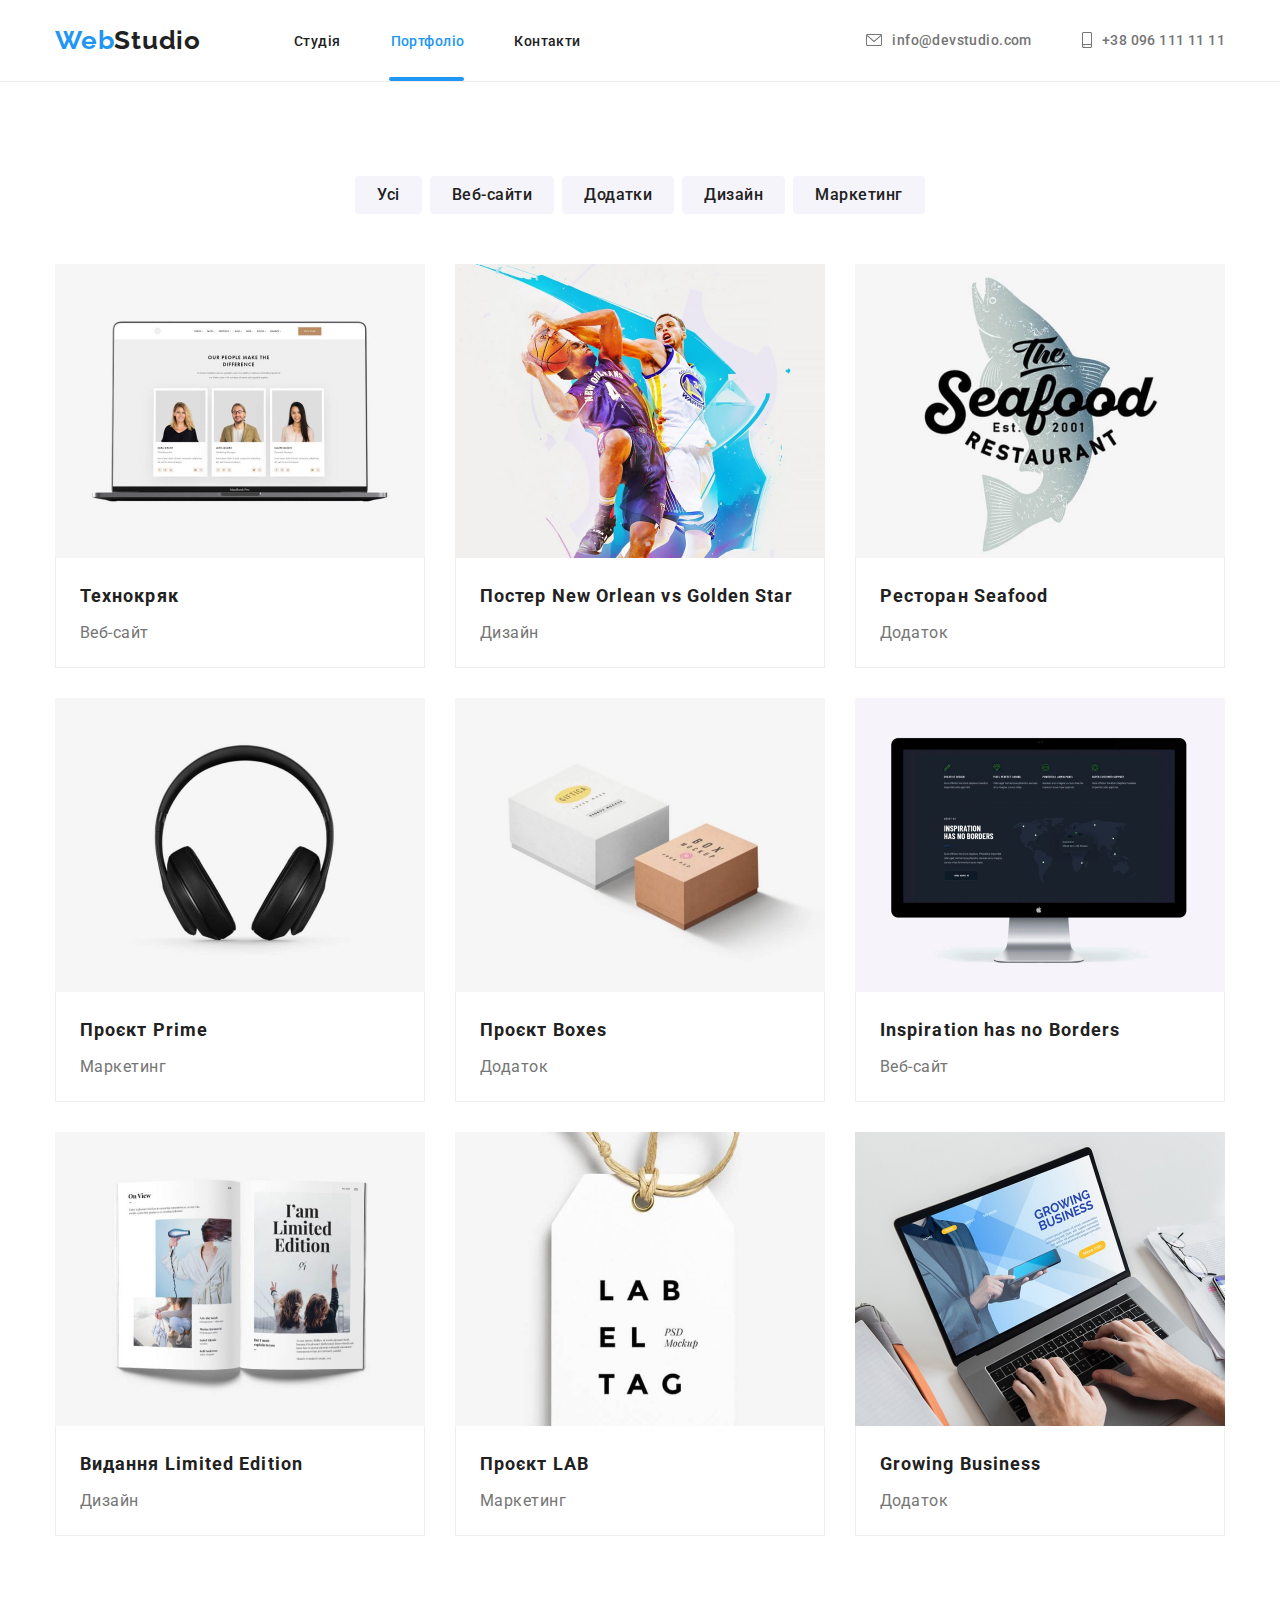
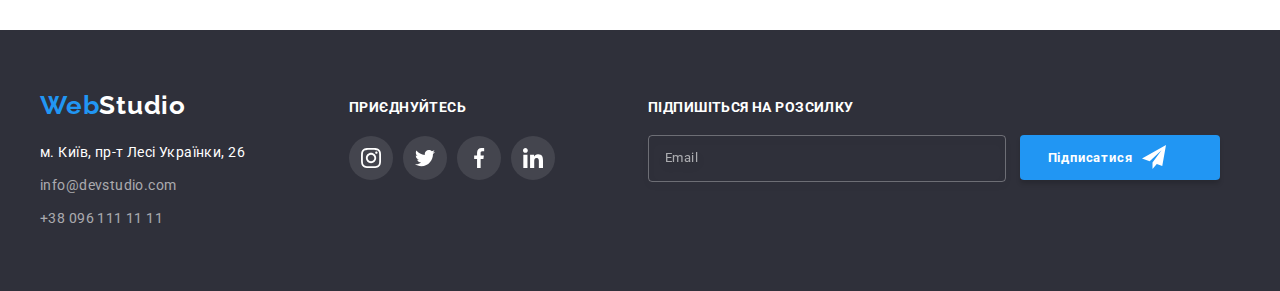
<file: portfolio.html>
<!DOCTYPE html>
<html lang="uk">
	<head>
		<meta charset="UTF-8" />
		<meta http-equiv="X-UA-Compatible" content="IE=edge" />
		<meta name="viewport" content="width=device-width, initial-scale=1.0" />
		<title>WebStudio</title>
		<link rel="stylesheet" href="css/styles.css" />
	</head>
	<body>
		<header>
			<div class="container">
				<div class="logo-nav">
					<a href="index.html" tabindex="0" class="main-logo"
						><span>Web</span>Studio</a
					>
					<nav>
						<ul>
							<li><a href="index.html">Студія</a></li>
							<li><a class="focused" href="#">Портфоліо</a></li>
							<li><a href="#contacts">Контакти</a></li>
						</ul>
					</nav>
				</div>
				<ul class="email-tel">
					<li>
						<a class="email" href="mailto:info@devstudio.com"
							><svg class="email-icon">
								<use href="images/svg/icons.svg#icon-mail"></use></svg
							>info@devstudio.com</a
						>
					</li>
					<li>
						<a class="tel" href="tel:+380961111111"
							><svg class="tel-icon">
								<use
									href="images/svg/icons.svg#icon-smartphone"
								></use></svg
							>+38 096 111 11 11</a
						>
					</li>
				</ul>
			</div>
		</header>
		<main class="portfolio">
			<section>
				<div class="container">
					<h1 style="display: none"></h1>
					<ul class="portfolio-filter">
						<li><button type="button">Усі</button></li>
						<li><button type="button">Веб-сайти</button></li>
						<li><button type="button">Додатки</button></li>
						<li><button type="button">Дизайн</button></li>
						<li><button type="button">Маркетинг</button></li>
					</ul>
					<ul class="portfolio-wrapper">
						<li tabindex="0">
							<a class="portfolio-card">
								<img src="images/portfolio/img1.jpg" alt="Технокряк" />
								<p class="card-hover-text">
									Ресурс пропонує комплексні пропозиції з різним рівнем
									функціоналу та сервісів. Все це дозволить відвідувачу
									отримати вичерпні відомості про компанію чи приватну
									особу.
								</p>
								<div class="portfolio-wrapper-descr">
									<h2>Технокряк</h2>
									<p>Веб-сайт</p>
								</div>
							</a>
						</li>
						<li tabindex="0">
							<a class="portfolio-card">
								<img
									src="images/portfolio/img2.jpg"
									alt="Постер баскетбольного матчу"
								/>
								<p class="card-hover-text">
									Ресурс пропонує комплексні пропозиції з різним рівнем
									функціоналу та сервісів. Все це дозволить відвідувачу
									отримати вичерпні відомості про компанію чи приватну
									особу.
								</p>
								<div class="portfolio-wrapper-descr">
									<h2>Постер New Orlean vs Golden Star</h2>
									<p>Дизайн</p>
								</div>
							</a>
						</li>
						<li tabindex="0">
							<a class="portfolio-card">
								<img src="images/portfolio/img3.jpg" alt="Постер" />
								<p class="card-hover-text">
									Ресурс пропонує комплексні пропозиції з різним рівнем
									функціоналу та сервісів. Все це дозволить відвідувачу
									отримати вичерпні відомості про компанію чи приватну
									особу.
								</p>
								<div class="portfolio-wrapper-descr">
									<h2>Ресторан Seafood</h2>
									<p>Додаток</p>
								</div>
							</a>
						</li>
						<li tabindex="0">
							<a class="portfolio-card">
								<img src="images/portfolio/img4.jpg" alt="Навушники" />
								<p class="card-hover-text">
									Ресурс пропонує комплексні пропозиції з різним рівнем
									функціоналу та сервісів. Все це дозволить відвідувачу
									отримати вичерпні відомості про компанію чи приватну
									особу.
								</p>
								<div class="portfolio-wrapper-descr">
									<h2>Проєкт Prime</h2>
									<p>Маркетинг</p>
								</div>
							</a>
						</li>
						<li tabindex="0">
							<a class="portfolio-card">
								<img
									src="images/portfolio/img5.jpg"
									alt="Картонні бокси"
								/>
								<p class="card-hover-text">
									Ресурс пропонує комплексні пропозиції з різним рівнем
									функціоналу та сервісів. Все це дозволить відвідувачу
									отримати вичерпні відомості про компанію чи приватну
									особу.
								</p>
								<div class="portfolio-wrapper-descr">
									<h2>Проєкт Boxes</h2>
									<p>Додаток</p>
								</div>
							</a>
						</li>
						<li tabindex="0">
							<a class="portfolio-card">
								<img
									src="images/portfolio/img6.jpg"
									alt="Постер сайту"
								/>
								<p class="card-hover-text">
									Ресурс пропонує комплексні пропозиції з різним рівнем
									функціоналу та сервісів. Все це дозволить відвідувачу
									отримати вичерпні відомості про компанію чи приватну
									особу.
								</p>
								<div class="portfolio-wrapper-descr">
									<h2>Inspiration has no Borders</h2>
									<p>Веб-сайт</p>
								</div>
							</a>
						</li>
						<li tabindex="0">
							<a class="portfolio-card">
								<img src="images/portfolio/img7.jpg" alt="Книга" />
								<p class="card-hover-text">
									Ресурс пропонує комплексні пропозиції з різним рівнем
									функціоналу та сервісів. Все це дозволить відвідувачу
									отримати вичерпні відомості про компанію чи приватну
									особу.
								</p>
								<div class="portfolio-wrapper-descr">
									<h2>Видання Limited Edition</h2>
									<p>Дизайн</p>
								</div>
							</a>
						</li>
						<li tabindex="0">
							<a class="portfolio-card">
								<img src="images/portfolio/img8.jpg" alt="Етикетка" />
								<p class="card-hover-text">
									Ресурс пропонує комплексні пропозиції з різним рівнем
									функціоналу та сервісів. Все це дозволить відвідувачу
									отримати вичерпні відомості про компанію чи приватну
									особу.
								</p>
								<div class="portfolio-wrapper-descr">
									<h2>Проєкт LAB</h2>
									<p>Маркетинг</p>
								</div>
							</a>
						</li>
						<li tabindex="0">
							<a class="portfolio-card">
								<img
									src="images/portfolio/img9.jpg"
									alt="Постер веб-додатку"
								/>
								<p class="card-hover-text">
									Ресурс пропонує комплексні пропозиції з різним рівнем
									функціоналу та сервісів. Все це дозволить відвідувачу
									отримати вичерпні відомості про компанію чи приватну
									особу.
								</p>
								<div class="portfolio-wrapper-descr">
									<h2>Growing Business</h2>
									<p>Додаток</p>
								</div>
							</a>
						</li>
					</ul>
				</div>
			</section>
		</main>
		<footer id="contacts">
			<ul class="container">
				<li class="contacts-wrapper">
					<a href="#" tabindex="0" class="main-logo"
						><span>Web</span>Studio</a
					>
					<address>
						<p tabindex="0">м. Київ, пр-т Лесі Українки, 26</p>
						<ul>
							<li>
								<a
									class="email footer__email"
									href="mailto:info@devstudio.com"
								>
									info@devstudio.com
								</a>
							</li>
							<li>
								<a class="tel" href="tel:+380961111111">
									+38 096 111 11 11
								</a>
							</li>
						</ul>
					</address>
				</li>
				<li class="contacts-social-wrapper">
					<p>Приєднуйтесь</p>
					<ul class="contacts-social">
						<li>
							<a href="#"
								><svg class="contacts-social-icon">
									<use
										href="images/svg/icons.svg#icon-instagram"
									></use></svg
							></a>
						</li>
						<li>
							<a href="#"
								><svg class="contacts-social-icon">
									<use
										href="images/svg/icons.svg#icon-twitter"
									></use></svg
							></a>
						</li>
						<li>
							<a href="#"
								><svg class="contacts-social-icon">
									<use
										href="images/svg/icons.svg#icon-facebook"
									></use></svg
							></a>
						</li>
						<li>
							<a href="#"
								><svg class="contacts-social-icon">
									<use
										href="images/svg/icons.svg#icon-linkedin"
									></use></svg
							></a>
						</li>
					</ul>
				</li>
				<li class="subscribe">
					<p>Підпишіться на розсилку</p>
					<form action="#">
						<label for="email">Email</label>
						<input
							required
							type="email"
							name="email"
							placeholder="Email"
						/>
						<button type="button">
							Підписатися<svg class="icon-send">
								<use href="images/svg/icons.svg#icon-send"></use>
							</svg>
						</button>
					</form>
				</li>
			</ul>
		</footer>
	</body>
</html>
</file>
<file: css/styles.css>
@import url("https://fonts.googleapis.com/css2?family=Raleway:wght@700&family=Roboto:wght@400;500;700;900&display=swap");

:root {
	--main-color: #212121;
	--hover-color: #2196f3;
}

* {
	margin: 0;
	padding: 0;
	color: var(--main-color);
	font-family: "Roboto", sans-serif;
	letter-spacing: 0.03em;
	box-sizing: border-box;
}

body {
	position: relative;
}

/* Колір та шрифт не вказані в body, оскільки для дочірниіх елементів в деяких випадках потрібно зазначати для стилів значення - inherit. */

li {
	list-style-type: none;
}

h2 {
	font-weight: 700;
	font-size: 36px;
	line-height: 1.17;
	text-align: center;
	margin-bottom: 50px;
}

a {
	text-decoration: none;
}

.container {
	width: 1200px;
	margin: 0 auto;
	padding: 0 15px;
}


button {
	cursor: pointer;
}

/* -------------- Header -------------- */

header {
	border-bottom: 1px solid #ececec;
	padding: 25px 0;
}

header .container {
	display: flex;
	justify-content: space-between;
}

.logo-nav {
	display: flex;
	justify-content: space-between;
	align-items: center;
	color: #212121;
}
.main-logo {
	font-family: "Raleway", sans-serif;
	font-size: 26px;
	font-weight: 700;
	line-height: 1.19;

	margin-right: 93px;
}

.main-logo span {
	color: var(--hover-color);
	font-family: inherit;
}

.logo-nav ul {
	display: flex;
}

.logo-nav li {
	margin-right: 50px;
	position: relative;
}

.logo-nav li a {
	position: relative;
	font-weight: 500;
	font-size: 14px;
	cursor: pointer;
	transition: color 250ms cubic-bezier(0.4, 0, 0.2, 1);
}

.logo-nav li a::after {
	display: none;
	content: "";
	position: absolute;
	width: 75px;
	height: 4px;
	bottom: -32px;
	left: -1.5px;
	background-color: var(--hover-color);
	border-radius: 2px;
}

.logo-nav li:first-child a::after {
	width: 48px;
}

.logo-nav li:last-child a::after {
	width: 67px;
}

.logo-nav li a:hover,
.logo-nav li a:focus {
	color: var(--hover-color);
}

.focused {
	color: var(--hover-color);
	transition: color 250ms cubic-bezier(0.4, 0, 0.2, 1);
}

.logo-nav li a.focused::after {
	display: block;
}

.email-tel {
	display: flex;
	align-items: center;
	column-gap: 50px;
}

.email-tel li a {
	display: flex;
	align-items: center;
	column-gap: 10px;
	cursor: pointer;
}

.email,
.tel {
	font-weight: 500;
	font-size: 14px;
	color: #757575;
	line-height: 1.71;
	transition: color 250ms cubic-bezier(0.4, 0, 0.2, 1);
}

.email-icon {
	fill: #757575;
	width: 16px;
	height: 12px;
	transition: color 250ms cubic-bezier(0.4, 0, 0.2, 1);
}

.tel-icon {
	fill: #757575;
	width: 10px;
	height: 16px;
	transition: color 250ms cubic-bezier(0.4, 0, 0.2, 1);
}

.email:hover,
.tel:hover,
.email:focus,
.tel:focus {
	color: var(--hover-color);
}

.email:hover .email-icon,
.tel:hover .tel-icon,
.email:focus .email-icon,
.tel:focus .tel-icon {
	fill: var(--hover-color);
}

/* -------------- Promo -------------- */

.promo {
	width: 100%;
	padding: 200px 0;
	display: flex;
	flex-direction: column;
	justify-content: center;
	align-items: center;
	background-color: #c4c4c4;
	background-image: url("../images/bg_overlay.png"),
		url("../images/main_bg.jpg"), url("../images/bg_underlay.jpg");
	background-position: center center;
	background-repeat: no-repeat;
	background-size: 1600px;
}

.promo h1 {
	max-width: 696px;
	width: 100%;
	font-weight: 900;
	font-size: 44px;
	line-height: 1.36;
	text-transform: uppercase;
	color: #ffffff;
	text-align: center;
	margin-bottom: 30px;
}

.promo button {
	border: none;
	background-color: var(--hover-color);
	box-shadow: 0px 4px 4px rgba(0, 0, 0, 0.15);
	border-radius: 4px;
	width: 216px;
	height: 50px;
	font-weight: 700;
	font-size: 16px;
	color: #fff;
	cursor: pointer;
	transition: background-color 250ms cubic-bezier(0.4, 0, 0.2, 1);
}

.promo button:hover,
.promo button:focus {
	background-color: #188ce8;
}

/* -------------- Description -------------- */

.section {
	padding: 94px 0;
}

.description ul {
	display: flex;
	justify-content: space-between;
	column-gap: 30px;
}

.description h3 {
	font-weight: 700;
	font-size: 14px;
	line-height: 1.14;
	text-transform: uppercase;
	color: #212121;
	margin-bottom: 10px;
}

.description p {
	font-size: 14px;
	line-height: 1.71;

	color: #757575;
}

.description-svg {
	width: 270px;
	height: 120px;
	background: #f5f4fa;
	border-radius: 4px;
	margin-bottom: 30px;
	display: flex;
	justify-content: center;
	align-items: center;
}

.description-svg svg {
	width: 70px;
	height: 70px;
}

/* -------------- projects -------------- */

.projects {
	padding-bottom: 94px;
}

.projects ul {
	display: grid;
	grid-template-columns: repeat(3, 370px);
	justify-content: space-between;
}

.projects li {
	position: relative;
}

.projects-text {
	position: absolute;
	bottom: 0;
	left: 50%;
	transform: translateX(-50%);
	font-weight: 700;
	font-size: 14px;
	line-height: 1.14;
	display: flex;
	letter-spacing: 0.03em;
	text-transform: uppercase;
	color: #ffffff;
	background: rgba(47, 48, 58, 0.8);
	width: 370px;
	height: 70px;
	justify-content: center;
	align-items: center;
}

.projects img {
	height: auto;
	display: block;
	width: 100%;
}

/* -------------- Team -------------- */

.team {
	background-color: #f5f4fa;
}

.team-card {
	display: flex;
	justify-content: space-between;
}

.team-card-item {
	display: flex;
	flex-direction: column;
	justify-content: space-between;
	/* height: 368px; */
	width: 270px;
	background-color: #fff;
	box-shadow: 0px 1px 3px rgba(0, 0, 0, 0.12), 0px 1px 1px rgba(0, 0, 0, 0.14),
		0px 2px 1px rgba(0, 0, 0, 0.2);
	border-radius: 0px 0px 4px 4px;
}

.team-card-item img {
	height: auto;
	display: block;
	width: 100%;
}

.team-card-item-descr {
	padding: 30px 0 16px;
}

.team h3 {
	display: flex;
	flex-direction: column;
	justify-content: center;
	align-items: center;
	font-weight: 500;
	font-size: 16px;
	line-height: 1.19;
	color: #212121;
}

.team p {
	margin-top: 10px;
	font-weight: 400;
	font-size: 16px;
	line-height: 1.19;
	color: #757575;
	text-align: center;
}

.team-social {
	display: flex;
	justify-content: center;
	margin-bottom: 30px;
	column-gap: 10px;
}

.team-social li {
	width: 44px;
	height: 44px;
	background-color: transparent;
}

.team-social-icon {
	fill: #afb1b8;
	width: 20px;
	height: 20px;
}

.team-social li a,
.clients li a {
	display: flex;
	justify-content: center;
	align-items: center;
	width: inherit;
	height: 100%;
	border-radius: 100%;
	transition: background-color 250ms cubic-bezier(0.4, 0, 0.2, 1);
}

.team-social-icon {
	transition: fill 250ms cubic-bezier(0.4, 0, 0.2, 1);
}

.team-social li a:hover,
.team-social li a:focus {
	background-color: var(--hover-color);
}

.team-social li a:hover .team-social-icon,
.team-social li a:focus .team-social-icon {
	fill: #fff;
}

/* ------------------ Clients --------------- */

.clients {
	display: grid;
	grid-template-columns: repeat(6, 170px);
	grid-template-rows: 92px;
	column-gap: 30px;
	justify-content: center;
}

.clients li {
	transition: border-color, fill, 250ms cubic-bezier(0.4, 0, 0.2, 1);
}

.clients li a {
	border: 1px solid #afb1b8;
	border-radius: 4px;
	transition: border-color 250ms cubic-bezier(0.4, 0, 0.2, 1);
}

.clients-icon {
	transition: fill 250ms cubic-bezier(0.4, 0, 0.2, 1);
}

.clients li a:hover,
.clients li a:focus {
	border-color: var(--hover-color);
}

.clients li:hover .clients-icon,
.clients li a:focus .clients-icon {
	fill: var(--hover-color);
}

.clients-icon {
	fill: #afb1b8;
}

.clients-icon-1 {
	width: 41px;
	height: 46.7px;
}

.clients-icon-2 {
	width: 40px;
	height: 52px;
}

.clients-icon-3 {
	width: 43.46px;
	height: 41.18px;
}

.clients-icon-4 {
	width: 84.44px;
	height: 40.62px;
}

.clients-icon-5 {
	width: 62.54px;
	height: 45.43px;
}

.clients-icon-6 {
	width: 93.79px;
	height: 43.93px;
}
/* -------------- Footer -------------- */

footer {
	padding: 60px 0;
	width: 100%;
	background-color: #2f303a;
}

footer .container {
	padding: 0;
	display: flex;
	column-gap: 70px;
}

footer .main-logo {
	margin-bottom: 20px;
	color: #fff;
}

footer address {
	font-style: normal;
}

footer p {
	font-size: 14px;
	line-height: 1.71;

	color: #ffffff;
	margin-bottom: 9px;
}

footer a {
	color: rgba(255, 255, 255, 0.6);
	display: block;
	width: auto;
}

footer .email,
footer .tel {
	font-weight: 400;
	color: rgba(255, 255, 255, 0.6);
}

.footer__email {
	margin-bottom: 9px;
}

.contacts-social-wrapper {
	padding-top: 10px;
}

.contacts-social-wrapper p,
.subscribe p {
	font-weight: 700;
	font-size: 14px;
	line-height: 1.14;
	letter-spacing: 0.03em;
	text-transform: uppercase;
	color: #ffffff;
	margin-bottom: 20px;
}

.contacts-social {
	display: flex;
	column-gap: 10px;
}

.contacts-social li {
	width: 44px;
	height: 44px;
	border-radius: 100%;
	background-color: rgba(255, 255, 255, 0.1);
	transition: background-color 250ms cubic-bezier(0.4, 0, 0.2, 1);
}

.contacts-social-icon {
	fill: #fff;
	width: 20px;
	height: 20px;
}

.contacts-social li a {
	display: flex;
	justify-content: center;
	align-items: center;
	width: inherit;
	height: 100%;
	border-radius: 100%;
}

.contacts-social li:hover,
.contacts-social li a:focus {
	background-color: var(--hover-color);
}

.subscribe {
	margin-left: 23px;
	padding-top: 10px;
}

.subscribe p {
	margin-bottom: 19px;
}

.subscribe label {
	appearance: none;
	opacity: 0;
	display: block;
	height: 0;
}

.subscribe input {
	width: 358px;
	border: 1px solid rgba(255, 255, 255, 0.3);
	filter: drop-shadow(0px 4px 4px rgba(0, 0, 0, 0.15));
	border-radius: 4px;
	background-color: transparent;
	padding: 14px 16px;
	line-height: 1.25;
	color: #fff;
	outline: none;
}

.subscribe input:focus {
	border-color: var(--hover-color);
}

.subscribe input::placeholder {
	line-height: 1.25;
	letter-spacing: 0.03em;
	color: rgba(255, 255, 255, 0.6);
}

.subscribe button {
	display: inline-flex;
	align-items: center;
	border: none;
	width: 200px;
	background: #2196f3;
	box-shadow: 0px 4px 4px rgba(0, 0, 0, 0.15);
	border-radius: 4px;
	padding: 10px 28px;
	font-weight: 700;
	line-height: 1.88;
	text-align: center;
	letter-spacing: 0.06em;
	color: #ffffff;
	cursor: pointer;
	margin-left: 9px;
}

.subscribe button svg {
	fill: #fff;
	width: 24px;
	height: 24px;
	margin-left: 10px;
}
/* ----------------- Portfolio ----------------- */

.portfolio {
	padding: 94px 0;
}

.portfolio-filter {
	display: flex;
	justify-content: center;
	column-gap: 8px;
	height: 38px;
}

.portfolio-filter li button {
	height: 38px;
	border: none;
	display: flex;
	align-items: center;
	padding: 0 22px;
	font-weight: 500;
	font-size: 16px;
	line-height: 1.625;
	text-align: center;

	background: #f5f4fa;
	border-radius: 4px;
	cursor: pointer;
	transition: color, background-color,
		box-shadow 250ms cubic-bezier(0.4, 0, 0.2, 1);
}

.portfolio-filter li button:hover,
.portfolio-filter li button:focus {
	color: #ffffff;
	background-color: var(--hover-color);
	box-shadow: 0px 3px 1px rgba(0, 0, 0, 0.1), 0px 1px 2px rgba(0, 0, 0, 0.08),
		0px 2px 2px rgba(0, 0, 0, 0.12);
}

.portfolio-wrapper {
	margin-top: 50px;
	display: grid;
	justify-content: center;
	grid-template-columns: repeat(3, 370px);
	gap: 30px;
	grid-template-rows: repeat(3, 404px);
	grid-auto-rows: 404px;
}

.portfolio-wrapper li {
	cursor: pointer;
	transition: box-shadow 250ms cubic-bezier(0.4, 0, 0.2, 1);
}

.portfolio-wrapper li:hover,
.portfolio-wrapper li:focus {
	box-shadow: 0px 1px 1px rgba(0, 0, 0, 0.12), 0px 4px 4px rgba(0, 0, 0, 0.06),
		1px 4px 6px rgba(0, 0, 0, 0.16);
}

.portfolio-wrapper li:hover .card-hover-text,
.portfolio-wrapper li:focus .card-hover-text {
	top: 0;
}

.portfolio-card {
	position: relative;
	overflow: hidden;
	height: 100%;
	display: block;
}

.card-hover-text {
	position: absolute;
	width: 370px;
	height: 294px;
	top: 294px;
	left: 0;
	background-color: rgba(33, 150, 243, 0.9);
	font-size: 18px;
	line-height: 1.56;
	letter-spacing: 0.03em;
	color: #ffffff;
	display: flex;
	align-items: center;
	padding: 0 24px;
	z-index: 1;
	transition: top 250ms cubic-bezier(0.4, 0, 0.2, 1);
}

.portfolio-wrapper img {
	height: auto;
	width: 100%;
	display: block;
}

.portfolio-wrapper-descr {
	border-left: 1px solid #eeeeee;
	border-right: 1px solid #eeeeee;
	border-bottom: 1px solid #eeeeee;
	padding: 20px 24px 19px;
	position: absolute;
	bottom: 0;
	width: 100%;
	background-color: #fff;
	z-index: 2;
}

.portfolio-wrapper-descr h2 {
	text-align: left;
	font-weight: 700;
	font-size: 18px;
	line-height: 2;
	letter-spacing: 0.06em;
	margin-bottom: 4px;
}

.portfolio-wrapper-descr p {
	line-height: 1.875;
	color: #757575;
}

/* ------------- 





Modal 





------------*/

.modal {
	position: absolute;
	top: 0;
	left: 0;
	width: 100vw;
	height: 100vh;
	background-color: rgba(0, 0, 0, 0.2);
	display: flex;
	justify-content: center;
	align-items: center;
	opacity: 1;
	transform: scale(1);
	z-index: 5;
}

.is-visible {
	overflow: hidden;
}

.is-hidden {
	visibility: hidden;
	pointer-events: none;
}

.closed-style {
	opacity: 0;
	transform: scale(0.7);
	transition: transform, opacity, 2s ease-in-out;
}

.modal-window {
	width: 528px;
	padding: 40px;
	position: relative;
	background: #ffffff;
	box-shadow: 0px 1px 3px rgba(0, 0, 0, 0.12), 0px 1px 1px rgba(0, 0, 0, 0.14),
		0px 2px 1px rgba(0, 0, 0, 0.2);
	border-radius: 4px;
}

.modal-window-animation {
	animation: rotateY 2s ease-in;
}

.modal-close {
	position: absolute;
	width: 30px;
	height: 30px;
	border: 1px solid rgba(0, 0, 0, 0.1);
	border-radius: 100%;
	top: 8px;
	right: 8px;
	display: flex;
	justify-content: center;
	align-items: center;
	cursor: pointer;
}

.modal-window h2 {
	font-weight: 700;
	font-size: 20px;
	line-height: 1.15;
	text-align: center;
	letter-spacing: 0.03em;
	margin-bottom: 12px;
}

.modal-window label {
	font-size: 12px;
	line-height: 1.166;
	letter-spacing: 0.01em;
	color: #757575;
	position: relative;
}

.modal-window input {
	width: 100%;
	display: block;
	border: 1px solid rgba(33, 33, 33, 0.2);
	border-radius: 4px;
	height: 40px;
	padding: 12px 42px;
	margin: 4px 0 10px;
	outline: none;
}

.modal-window input:focus {
	border-color: var(--hover-color);
}

.modal-window input:focus + svg {
	fill: var(--hover-color);
}

.modal-window label svg {
	position: absolute;
	top: 32px;
	left: 12px;
	fill: var(--main-color);
}

.modal-window label[for="modal-name"] svg {
	width: 12px;
	height: 12px;
}

.modal-window label[for="modal-tel"] svg {
	width: 13px;
	height: 13px;
}

.modal-window label[for="modal-email"] svg {
	width: 15px;
	height: 12px;
}

.modal-window textarea {
	display: block;
	margin: 4px 0 16px;
	padding: 12px 16px;
	width: 100%;
	height: 120px;
	resize: none;
	border: 1px solid rgba(33, 33, 33, 0.2);
	border-radius: 4px;
}

.modal-window textarea::placeholder {
	font-size: 12px;
	line-height: 1.166px;
	letter-spacing: 0.01em;
	color: rgba(117, 117, 117, 0.5);
	padding-top: 7px;
}

.modal-window textarea:focus {
	border-color: var(--hover-color);
}

.agree-block {
	margin-bottom: 30px;
}

.agree-block label {
	cursor: pointer;
	user-select: none;
	padding-left: 37px;
	font-size: 14px;
	line-height: 1.71;
	letter-spacing: 0.03em;
	color: #757575;
}

.agree-block label a {
	color: var(--hover-color);
	text-decoration: underline;
}

.agree-block input {
	position: absolute;
	appearance: none;
	-webkit-appearance: none;
	-moz-appearance: none;
	width: 1px;
	height: 1px;
	padding: 0;
	margin: 0;
	border: none;
}

.checkbox {
	top: 0;
	left: 14px;
	position: absolute;
	width: 16px;
	height: 15px;
	background-image: url(../images/svg/checkbox/checkbox.svg);
}

.agree-block input:checked ~ .checkbox {
	background-image: url(../images/svg/checkbox/checkbox-checked.svg);
}

.modal-window button {
	background: #188ce8;
	box-shadow: 0px 4px 4px rgba(0, 0, 0, 0.15);
	border-radius: 4px;
	font-weight: 700;
	line-height: 1.88;
	letter-spacing: 0.06em;
	display: block;
	margin: 0 auto;
	padding: 10px 52px;
	border: none;
	color: #ffffff;
}

/*




fldkmgkmdklmfngks






*/
@keyframes rotateY {
	0% {
		transform: perspective(1000px) rotateY(90deg);
	}
	33% {
		transform: perspective(1000px) rotateY(-60deg);
	}

	66% {
		transform: perspective(1000px) rotateY(30deg);
	}

	100% {
		transform: perspective(1000px) rotateY(0);
	}
}
</file>
